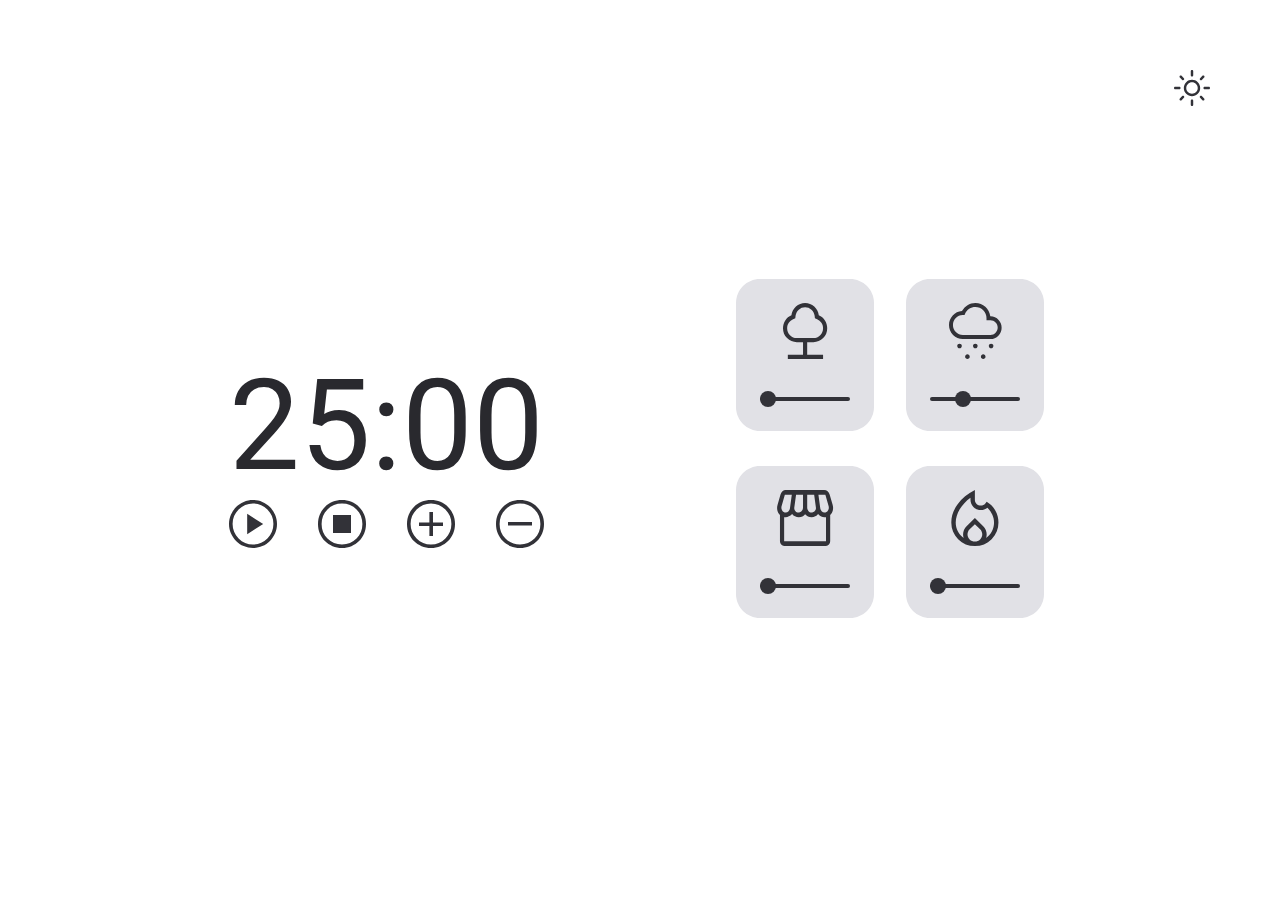
<file: index.html>
<!DOCTYPE html>
<html lang="pt-br">
  <head>
    <meta charset="UTF-8" />
    <meta name="viewport" content="width=device-width, initial-scale=1.0" />
    <title>Focus Timer 2.0</title>
    <link rel="stylesheet" href="./assets/style/style.css" />
    <link rel="preconnect" href="https://fonts.googleapis.com" />
    <link rel="preconnect" href="https://fonts.gstatic.com" crossorigin />
    <link
      href="https://fonts.googleapis.com/css2?family=Roboto:wght@500&display=swap"
      rel="stylesheet"
    />
    <link
      rel="shortcut icon"
      href="favicon.svg"
      style="width: 16px; height: 16px"
      type="image/x-icon"
    />
  </head>
  <body>
    <div class="container">
      <div class="toggle">
        <img src="./assets/img/sun.svg" alt="" />
      </div>
      <div class="timer">
        <div class="timer__display">
          <span id="timer__display__minutes">25</span><span>:</span
          ><span id="timer__display__seconds">00</span>
        </div>
        <div class="timer__controls">
          <!-- Light theme - controls -->
          <button class="timer__controls__play">
            <svg
              width="48"
              height="48"
              viewBox="0 0 48 48"
              fill="none"
              xmlns="http://www.w3.org/2000/svg"
            >
              <path
                d="M18.18 34.2L34.2 24L18.18 13.8V34.2ZM24 48C20.72 48 17.62 47.37 14.7 46.11C11.78 44.85 9.23 43.13 7.05 40.95C4.87 38.77 3.15 36.22 1.89 33.3C0.63 30.38 0 27.28 0 24C0 20.72 0.63 17.62 1.89 14.7C3.15 11.78 4.87 9.23 7.05 7.05C9.23 4.87 11.78 3.15 14.7 1.89C17.62 0.63 20.72 0 24 0C27.28 0 30.38 0.63 33.3 1.89C36.22 3.15 38.77 4.87 40.95 7.05C43.13 9.23 44.85 11.78 46.11 14.7C47.37 17.62 48 20.72 48 24C48 27.28 47.37 30.38 46.11 33.3C44.85 36.22 43.13 38.77 40.95 40.95C38.77 43.13 36.22 44.85 33.3 46.11C30.38 47.37 27.28 48 24 48ZM24 44.4C29.6 44.4 34.4 42.4 38.4 38.4C42.4 34.4 44.4 29.6 44.4 24C44.4 18.4 42.4 13.6 38.4 9.6C34.4 5.6 29.6 3.6 24 3.6C18.4 3.6 13.6 5.6 9.6 9.6C5.6 13.6 3.6 18.4 3.6 24C3.6 29.6 5.6 34.4 9.6 38.4C13.6 42.4 18.4 44.4 24 44.4Z"
                fill="#323238"
              />
            </svg>
          </button>
          <button class="timer__controls__stop">
            <svg
              width="48"
              height="48"
              viewBox="0 0 48 48"
              fill="none"
              xmlns="http://www.w3.org/2000/svg"
            >
              <path
                d="M24 48C20.6 48 17.44 47.39 14.52 46.17C11.6 44.95 9.06 43.26 6.9 41.1C4.74 38.94 3.05 36.4 1.83 33.48C0.61 30.56 0 27.4 0 24C0 20.64 0.61 17.5 1.83 14.58C3.05 11.66 4.74 9.12 6.9 6.96C9.06 4.8 11.6 3.1 14.52 1.86C17.44 0.62 20.6 0 24 0C27.36 0 30.5 0.62 33.42 1.86C36.34 3.1 38.88 4.8 41.04 6.96C43.2 9.12 44.9 11.66 46.14 14.58C47.38 17.5 48 20.64 48 24C48 27.4 47.38 30.56 46.14 33.48C44.9 36.4 43.2 38.94 41.04 41.1C38.88 43.26 36.34 44.95 33.42 46.17C30.5 47.39 27.36 48 24 48ZM24 44.4C29.8 44.4 34.65 42.45 38.55 38.55C42.45 34.65 44.4 29.8 44.4 24C44.4 18.2 42.45 13.35 38.55 9.45C34.65 5.55 29.8 3.6 24 3.6C18.2 3.6 13.35 5.55 9.45 9.45C5.55 13.35 3.6 18.2 3.6 24C3.6 29.8 5.55 34.65 9.45 38.55C13.35 42.45 18.2 44.4 24 44.4ZM15 33H33V15H15V33Z"
                fill="#323238"
              />
            </svg>
          </button>
          <button class="timer__controls__plus">
            <svg
              width="48"
              height="48"
              viewBox="0 0 48 48"
              fill="none"
              xmlns="http://www.w3.org/2000/svg"
            >
              <path
                d="M22.38 36H25.98V26.04H36V22.44H25.98V12H22.38V22.44H12V26.04H22.38V36ZM24 48C20.6 48 17.44 47.39 14.52 46.17C11.6 44.95 9.06 43.26 6.9 41.1C4.74 38.94 3.05 36.4 1.83 33.48C0.61 30.56 0 27.4 0 24C0 20.64 0.61 17.5 1.83 14.58C3.05 11.66 4.74 9.12 6.9 6.96C9.06 4.8 11.6 3.1 14.52 1.86C17.44 0.62 20.6 0 24 0C27.36 0 30.5 0.62 33.42 1.86C36.34 3.1 38.88 4.8 41.04 6.96C43.2 9.12 44.9 11.66 46.14 14.58C47.38 17.5 48 20.64 48 24C48 27.4 47.38 30.56 46.14 33.48C44.9 36.4 43.2 38.94 41.04 41.1C38.88 43.26 36.34 44.95 33.42 46.17C30.5 47.39 27.36 48 24 48ZM24 44.4C29.6 44.4 34.4 42.4 38.4 38.4C42.4 34.4 44.4 29.6 44.4 24C44.4 18.4 42.4 13.6 38.4 9.6C34.4 5.6 29.6 3.6 24 3.6C18.4 3.6 13.6 5.6 9.6 9.6C5.6 13.6 3.6 18.4 3.6 24C3.6 29.6 5.6 34.4 9.6 38.4C13.6 42.4 18.4 44.4 24 44.4Z"
                fill="#323238"
              />
            </svg>
          </button>
          <button class="timer__controls__minus">
            <svg
              width="48"
              height="48"
              viewBox="0 0 48 48"
              fill="none"
              xmlns="http://www.w3.org/2000/svg"
            >
              <path
                d="M12 25.62H36V22.02H12V25.62ZM24 48C20.6 48 17.44 47.39 14.52 46.17C11.6 44.95 9.06 43.26 6.9 41.1C4.74 38.94 3.05 36.4 1.83 33.48C0.61 30.56 0 27.4 0 24C0 20.64 0.61 17.5 1.83 14.58C3.05 11.66 4.74 9.12 6.9 6.96C9.06 4.8 11.6 3.1 14.52 1.86C17.44 0.62 20.6 0 24 0C27.36 0 30.5 0.62 33.42 1.86C36.34 3.1 38.88 4.8 41.04 6.96C43.2 9.12 44.9 11.66 46.14 14.58C47.38 17.5 48 20.64 48 24C48 27.4 47.38 30.56 46.14 33.48C44.9 36.4 43.2 38.94 41.04 41.1C38.88 43.26 36.34 44.95 33.42 46.17C30.5 47.39 27.36 48 24 48ZM24 44.4C29.8 44.4 34.65 42.45 38.55 38.55C42.45 34.65 44.4 29.8 44.4 24C44.4 18.2 42.45 13.35 38.55 9.45C34.65 5.55 29.8 3.6 24 3.6C18.2 3.6 13.35 5.55 9.45 9.45C5.55 13.35 3.6 18.2 3.6 24C3.6 29.8 5.55 34.65 9.45 38.55C13.35 42.45 18.2 44.4 24 44.4Z"
                fill="#323238"
              />
            </svg>
          </button>
        </div>
      </div>
      <div class="cards">
        <!-- Light theme - cards -->
        <button class="card__forest--unclicked">
          <svg
            width="138"
            height="152"
            viewBox="0 0 138 152"
            fill="none"
            xmlns="http://www.w3.org/2000/svg"
          >
            <path
              d="M0 24C0 10.7452 10.7452 0 24 0H114C127.255 0 138 10.7452 138 24V128C138 141.255 127.255 152 114 152H24C10.7452 152 0 141.255 0 128V24Z"
              fill="#E1E1E6"
            />
            <rect x="24" y="118" width="90" height="4" rx="2" fill="#323238" />
            <circle cx="32" cy="120" r="8" fill="#323238" />
            <path class="card__icon"
              d="M51.8355 80V75.8H67.0329V63.2H60.8158C56.9934 63.2 53.7352 61.835 51.0411 59.105C48.347 56.375 47 53.0733 47 49.2C47 46.4 47.7599 43.8217 49.2796 41.465C50.7993 39.1083 52.8487 37.3933 55.4276 36.32C55.8421 32.82 57.3503 29.8917 59.9523 27.535C62.5543 25.1783 65.6053 24 69.1053 24C72.6053 24 75.6562 25.1783 78.2582 27.535C80.8602 29.8917 82.3684 32.82 82.7829 36.32C85.3618 37.3933 87.4112 39.1083 88.9309 41.465C90.4507 43.8217 91.2105 46.4 91.2105 49.2C91.2105 53.0733 89.8635 56.375 87.1694 59.105C84.4753 61.835 81.2171 63.2 77.3947 63.2H71.1776V75.8H87.0658V80H51.8355ZM60.8158 59H77.3947C80.0658 59 82.3454 58.0433 84.2336 56.13C86.1217 54.2167 87.0658 51.9067 87.0658 49.2C87.0658 47.24 86.5132 45.455 85.4079 43.845C84.3026 42.235 82.875 41.0333 81.125 40.24L78.9145 39.26L78.6382 36.81C78.3158 34.3367 77.2566 32.2833 75.4605 30.65C73.6645 29.0167 71.5461 28.2 69.1053 28.2C66.6645 28.2 64.5461 29.0167 62.75 30.65C60.9539 32.2833 59.8947 34.3367 59.5724 36.81L59.2961 39.26L57.0855 40.24C55.3355 41.0333 53.9079 42.235 52.8026 43.845C51.6974 45.455 51.1447 47.24 51.1447 49.2C51.1447 51.9067 52.0888 54.2167 53.977 56.13C55.8651 58.0433 58.1447 59 60.8158 59Z"
              fill="#323238"
            />
          </svg>
        </button>
        <button class="card__forest--clicked hide">
          <svg
            width="138"
            height="152"
            viewBox="0 0 138 152"
            fill="none"
            xmlns="http://www.w3.org/2000/svg"
          >
            <path
              d="M0 24C0 10.7452 10.7452 0 24 0H114C127.255 0 138 10.7452 138 24V128C138 141.255 127.255 152 114 152H24C10.7452 152 0 141.255 0 128V24Z"
              fill="#02799D"
            />
            <rect x="24" y="118" width="90" height="4" rx="2" fill="white" />
            <circle cx="32" cy="120" r="8" fill="white" />
            <path class="card__icon"
              d="M51.8355 80V75.8H67.0329V63.2H60.8158C56.9934 63.2 53.7352 61.835 51.0411 59.105C48.347 56.375 47 53.0733 47 49.2C47 46.4 47.7599 43.8217 49.2796 41.465C50.7993 39.1083 52.8487 37.3933 55.4276 36.32C55.8421 32.82 57.3503 29.8917 59.9523 27.535C62.5543 25.1783 65.6053 24 69.1053 24C72.6053 24 75.6562 25.1783 78.2582 27.535C80.8602 29.8917 82.3684 32.82 82.7829 36.32C85.3618 37.3933 87.4112 39.1083 88.9309 41.465C90.4507 43.8217 91.2105 46.4 91.2105 49.2C91.2105 53.0733 89.8635 56.375 87.1694 59.105C84.4753 61.835 81.2171 63.2 77.3947 63.2H71.1776V75.8H87.0658V80H51.8355ZM60.8158 59H77.3947C80.0658 59 82.3454 58.0433 84.2336 56.13C86.1217 54.2167 87.0658 51.9067 87.0658 49.2C87.0658 47.24 86.5132 45.455 85.4079 43.845C84.3026 42.235 82.875 41.0333 81.125 40.24L78.9145 39.26L78.6382 36.81C78.3158 34.3367 77.2566 32.2833 75.4605 30.65C73.6645 29.0167 71.5461 28.2 69.1053 28.2C66.6645 28.2 64.5461 29.0167 62.75 30.65C60.9539 32.2833 59.8947 34.3367 59.5724 36.81L59.2961 39.26L57.0855 40.24C55.3355 41.0333 53.9079 42.235 52.8026 43.845C51.6974 45.455 51.1447 47.24 51.1447 49.2C51.1447 51.9067 52.0888 54.2167 53.977 56.13C55.8651 58.0433 58.1447 59 60.8158 59Z"
              fill="white"
            />
          </svg>
        </button>
        <button class="card__rain--unclicked">
          <svg
            width="138"
            height="152"
            viewBox="0 0 138 152"
            fill="none"
            xmlns="http://www.w3.org/2000/svg"
          >
            <path
              d="M0 24C0 10.7452 10.7452 0 24 0H114C127.255 0 138 10.7452 138 24V128C138 141.255 127.255 152 114 152H24C10.7452 152 0 141.255 0 128V24Z"
              fill="#E1E1E6"
            />
            <rect x="24" y="118" width="90" height="4" rx="2" fill="#323238" />
            <circle cx="57" cy="120" r="8" fill="#323238" />
            <path class="card__icon"
              d="M53.5263 69.3333C52.9123 69.3333 52.375 69.1 51.9145 68.6333C51.4539 68.1667 51.2237 67.6222 51.2237 67C51.2237 66.3778 51.4539 65.8333 51.9145 65.3667C52.375 64.9 52.9123 64.6667 53.5263 64.6667C54.1404 64.6667 54.6776 64.9 55.1382 65.3667C55.5987 65.8333 55.8289 66.3778 55.8289 67C55.8289 67.6222 55.5987 68.1667 55.1382 68.6333C54.6776 69.1 54.1404 69.3333 53.5263 69.3333ZM85.1053 69.3333C84.4912 69.3333 83.9539 69.1 83.4934 68.6333C83.0329 68.1667 82.8026 67.6222 82.8026 67C82.8026 66.3778 83.0329 65.8333 83.4934 65.3667C83.9539 64.9 84.4912 64.6667 85.1053 64.6667C85.7193 64.6667 86.2566 64.9 86.7171 65.3667C87.1776 65.8333 87.4079 66.3778 87.4079 67C87.4079 67.6222 87.1776 68.1667 86.7171 68.6333C86.2566 69.1 85.7193 69.3333 85.1053 69.3333ZM61.4211 80C60.807 80 60.2697 79.7667 59.8092 79.3C59.3487 78.8333 59.1184 78.2889 59.1184 77.6667C59.1184 77.0444 59.3487 76.5 59.8092 76.0333C60.2697 75.5667 60.807 75.3333 61.4211 75.3333C62.0351 75.3333 62.5724 75.5667 63.0329 76.0333C63.4934 76.5 63.7237 77.0444 63.7237 77.6667C63.7237 78.2889 63.4934 78.8333 63.0329 79.3C62.5724 79.7667 62.0351 80 61.4211 80ZM69.3158 69.3333C68.7018 69.3333 68.1645 69.1 67.7039 68.6333C67.2434 68.1667 67.0132 67.6222 67.0132 67C67.0132 66.3778 67.2434 65.8333 67.7039 65.3667C68.1645 64.9 68.7018 64.6667 69.3158 64.6667C69.9298 64.6667 70.4671 64.9 70.9276 65.3667C71.3882 65.8333 71.6184 66.3778 71.6184 67C71.6184 67.6222 71.3882 68.1667 70.9276 68.6333C70.4671 69.1 69.9298 69.3333 69.3158 69.3333ZM77.2105 80C76.5965 80 76.0592 79.7667 75.5987 79.3C75.1382 78.8333 74.9079 78.2889 74.9079 77.6667C74.9079 77.0444 75.1382 76.5 75.5987 76.0333C76.0592 75.5667 76.5965 75.3333 77.2105 75.3333C77.8246 75.3333 78.3618 75.5667 78.8224 76.0333C79.2829 76.5 79.5132 77.0444 79.5132 77.6667C79.5132 78.2889 79.2829 78.8333 78.8224 79.3C78.3618 79.7667 77.8246 80 77.2105 80ZM56.8158 60C53 60 49.7434 58.6333 47.0461 55.9C44.3487 53.1667 43 49.8667 43 46C43 42.4889 44.239 39.3556 46.7171 36.6C49.1952 33.8444 52.2763 32.3333 55.9605 32.0667C57.364 29.5778 59.2171 27.6111 61.5197 26.1667C63.8224 24.7222 66.4211 24 69.3158 24C73.307 24 76.6513 25.2778 79.3487 27.8333C82.0461 30.3889 83.7018 33.5556 84.3158 37.3333C87.7807 37.5111 90.5329 38.7 92.5724 40.9C94.6118 43.1 95.6316 45.6889 95.6316 48.6667C95.6316 51.7778 94.5461 54.4444 92.375 56.6667C90.2039 58.8889 87.5614 60 84.4474 60H56.8158ZM56.8158 56H84.4474C86.4649 56 88.1754 55.2778 89.5789 53.8333C90.9825 52.3889 91.6842 50.6444 91.6842 48.6C91.6842 46.6 90.9825 44.8889 89.5789 43.4667C88.1754 42.0444 86.4649 41.3333 84.4474 41.3333H80.5V39.3333C80.5 36.1778 79.4145 33.5 77.2434 31.3C75.0724 29.1 72.4298 28 69.3158 28C67.0789 28 65.0285 28.6111 63.1645 29.8333C61.3004 31.0556 59.9298 32.7111 59.0526 34.8L58.5263 36H56.6842C53.9649 36.0889 51.6623 37.1 49.7763 39.0333C47.8904 40.9667 46.9474 43.2889 46.9474 46C46.9474 48.7556 47.9123 51.1111 49.8421 53.0667C51.7719 55.0222 54.0965 56 56.8158 56Z"
              fill="#323238"
            />
          </svg>
        </button>
        <button class="card__rain--clicked hide">
          <svg
            width="138"
            height="152"
            viewBox="0 0 138 152"
            fill="none"
            xmlns="http://www.w3.org/2000/svg"
          >
            <path
              d="M0 24C0 10.7452 10.7452 0 24 0H114C127.255 0 138 10.7452 138 24V128C138 141.255 127.255 152 114 152H24C10.7452 152 0 141.255 0 128V24Z"
              fill="#02799D"
            />
            <rect x="24" y="118" width="90" height="4" rx="2" fill="white" />
            <circle cx="57" cy="120" r="8" fill="white" />
            <path class="card__icon"
              d="M53.5263 69.3333C52.9123 69.3333 52.375 69.1 51.9145 68.6333C51.4539 68.1667 51.2237 67.6222 51.2237 67C51.2237 66.3778 51.4539 65.8333 51.9145 65.3667C52.375 64.9 52.9123 64.6667 53.5263 64.6667C54.1404 64.6667 54.6776 64.9 55.1382 65.3667C55.5987 65.8333 55.8289 66.3778 55.8289 67C55.8289 67.6222 55.5987 68.1667 55.1382 68.6333C54.6776 69.1 54.1404 69.3333 53.5263 69.3333ZM85.1053 69.3333C84.4912 69.3333 83.9539 69.1 83.4934 68.6333C83.0329 68.1667 82.8026 67.6222 82.8026 67C82.8026 66.3778 83.0329 65.8333 83.4934 65.3667C83.9539 64.9 84.4912 64.6667 85.1053 64.6667C85.7193 64.6667 86.2566 64.9 86.7171 65.3667C87.1776 65.8333 87.4079 66.3778 87.4079 67C87.4079 67.6222 87.1776 68.1667 86.7171 68.6333C86.2566 69.1 85.7193 69.3333 85.1053 69.3333ZM61.4211 80C60.807 80 60.2697 79.7667 59.8092 79.3C59.3487 78.8333 59.1184 78.2889 59.1184 77.6667C59.1184 77.0444 59.3487 76.5 59.8092 76.0333C60.2697 75.5667 60.807 75.3333 61.4211 75.3333C62.0351 75.3333 62.5724 75.5667 63.0329 76.0333C63.4934 76.5 63.7237 77.0444 63.7237 77.6667C63.7237 78.2889 63.4934 78.8333 63.0329 79.3C62.5724 79.7667 62.0351 80 61.4211 80ZM69.3158 69.3333C68.7018 69.3333 68.1645 69.1 67.7039 68.6333C67.2434 68.1667 67.0132 67.6222 67.0132 67C67.0132 66.3778 67.2434 65.8333 67.7039 65.3667C68.1645 64.9 68.7018 64.6667 69.3158 64.6667C69.9298 64.6667 70.4671 64.9 70.9276 65.3667C71.3882 65.8333 71.6184 66.3778 71.6184 67C71.6184 67.6222 71.3882 68.1667 70.9276 68.6333C70.4671 69.1 69.9298 69.3333 69.3158 69.3333ZM77.2105 80C76.5965 80 76.0592 79.7667 75.5987 79.3C75.1382 78.8333 74.9079 78.2889 74.9079 77.6667C74.9079 77.0444 75.1382 76.5 75.5987 76.0333C76.0592 75.5667 76.5965 75.3333 77.2105 75.3333C77.8246 75.3333 78.3618 75.5667 78.8224 76.0333C79.2829 76.5 79.5132 77.0444 79.5132 77.6667C79.5132 78.2889 79.2829 78.8333 78.8224 79.3C78.3618 79.7667 77.8246 80 77.2105 80ZM56.8158 60C53 60 49.7434 58.6333 47.0461 55.9C44.3487 53.1667 43 49.8667 43 46C43 42.4889 44.239 39.3556 46.7171 36.6C49.1952 33.8444 52.2763 32.3333 55.9605 32.0667C57.364 29.5778 59.2171 27.6111 61.5197 26.1667C63.8224 24.7222 66.4211 24 69.3158 24C73.307 24 76.6513 25.2778 79.3487 27.8333C82.0461 30.3889 83.7018 33.5556 84.3158 37.3333C87.7807 37.5111 90.5329 38.7 92.5724 40.9C94.6118 43.1 95.6316 45.6889 95.6316 48.6667C95.6316 51.7778 94.5461 54.4444 92.375 56.6667C90.2039 58.8889 87.5614 60 84.4474 60H56.8158ZM56.8158 56H84.4474C86.4649 56 88.1754 55.2778 89.5789 53.8333C90.9825 52.3889 91.6842 50.6444 91.6842 48.6C91.6842 46.6 90.9825 44.8889 89.5789 43.4667C88.1754 42.0444 86.4649 41.3333 84.4474 41.3333H80.5V39.3333C80.5 36.1778 79.4145 33.5 77.2434 31.3C75.0724 29.1 72.4298 28 69.3158 28C67.0789 28 65.0285 28.6111 63.1645 29.8333C61.3004 31.0556 59.9298 32.7111 59.0526 34.8L58.5263 36H56.6842C53.9649 36.0889 51.6623 37.1 49.7763 39.0333C47.8904 40.9667 46.9474 43.2889 46.9474 46C46.9474 48.7556 47.9123 51.1111 49.8421 53.0667C51.7719 55.0222 54.0965 56 56.8158 56Z"
              fill="white"
            />
          </svg>
        </button>
        <button class="card__cafe--unclicked">
          <svg
            width="138"
            height="152"
            viewBox="0 0 138 152"
            fill="none"
            xmlns="http://www.w3.org/2000/svg"
          >
            <path
              d="M0 24C0 10.7452 10.7452 0 24 0H114C127.255 0 138 10.7452 138 24V128C138 141.255 127.255 152 114 152H24C10.7452 152 0 141.255 0 128V24Z"
              fill="#E1E1E6"
            />
            <rect x="24" y="118" width="90" height="4" rx="2" fill="#323238" />
            <circle cx="32" cy="120" r="8" fill="#323238" />
            <path class="card__icon"
              d="M94.1836 48.9667V75.3333C94.1836 76.5778 93.7657 77.6667 92.9298 78.6C92.0939 79.5333 91.1187 80 90.0043 80H48.1411C47.0266 80 46.0514 79.5333 45.2155 78.6C44.3797 77.6667 43.9617 76.5778 43.9617 75.3333V48.9667C42.6615 47.7222 41.8024 46.1926 41.3845 44.3778C40.9665 42.563 41.013 40.7481 41.5238 38.9333L44.519 28.4333C44.8905 27.0333 45.5406 25.9444 46.4693 25.1667C47.3981 24.3889 48.4661 24 49.6735 24H88.1932C89.4934 24 90.6312 24.4019 91.6063 25.2056C92.5815 26.0093 93.2549 27.0852 93.6264 28.4333L96.6912 38.9333C97.202 40.7481 97.2369 42.563 96.7957 44.3778C96.3545 46.1926 95.4838 47.7222 94.1836 48.9667ZM75.3765 46.5556C76.7232 46.5556 77.8609 46.063 78.7897 45.0778C79.7184 44.0926 80.0899 42.9 79.9042 41.5L78.1628 28.6667H71.1972V41.5C71.1972 42.8481 71.5919 44.0278 72.3813 45.0389C73.1708 46.05 74.1692 46.5556 75.3765 46.5556ZM62.3509 46.5556C63.6511 46.5556 64.754 46.063 65.6595 45.0778C66.5651 44.0926 67.0178 42.9 67.0178 41.5V28.6667H60.0522L58.3108 41.5C58.1251 42.8481 58.4501 44.0278 59.286 45.0389C60.1219 46.05 61.1435 46.5556 62.3509 46.5556ZM49.6735 46.5556C50.788 46.5556 51.7516 46.1278 52.5642 45.2722C53.3769 44.4167 53.8529 43.3667 53.9922 42.1222L55.8032 28.6667H48.8376L45.6335 40.0222C45.1691 41.6296 45.3548 43.1204 46.1907 44.4944C47.0266 45.8685 48.1875 46.5556 49.6735 46.5556ZM88.4718 46.5556C89.9578 46.5556 91.1304 45.8815 91.9894 44.5333C92.8485 43.1852 93.0459 41.6815 92.5815 40.0222L89.3773 28.6667H82.4118L84.2228 42.1222C84.3621 43.3667 84.8381 44.4167 85.6508 45.2722C86.4634 46.1278 87.4038 46.5556 88.4718 46.5556ZM48.1411 75.3333H90.0043V51.1444C90.0507 51.1963 89.8998 51.2222 89.5515 51.2222C89.2032 51.2222 88.8433 51.2222 88.4718 51.2222C87.3109 51.2222 86.208 50.95 85.1632 50.4056C84.1183 49.8611 83.0851 49.0185 82.0635 47.8778C81.3205 48.9148 80.3917 49.7315 79.2773 50.3278C78.1628 50.9241 76.9322 51.2222 75.5855 51.2222C74.1924 51.2222 72.9966 51.0019 71.9982 50.5611C70.9998 50.1204 70.0362 49.3815 69.1075 48.3444C68.4109 49.2778 67.5286 49.9907 66.4606 50.4833C65.3925 50.9759 64.1851 51.2222 62.8385 51.2222C61.3989 51.2222 60.1219 50.937 59.0074 50.3667C57.8929 49.7963 56.9409 48.9667 56.1515 47.8778C55.037 48.9667 53.9457 49.7963 52.8777 50.3667C51.8096 50.937 50.7416 51.2222 49.6735 51.2222C49.3484 51.2222 49.035 51.2222 48.7332 51.2222C48.4313 51.2222 48.234 51.1963 48.1411 51.1444V75.3333ZM90.0043 75.3333H48.1411C48.234 75.3333 48.4313 75.3333 48.7332 75.3333C49.035 75.3333 49.3484 75.3333 49.6735 75.3333C50.4629 75.3333 51.4033 75.3333 52.4946 75.3333C53.5858 75.3333 54.8048 75.3333 56.1515 75.3333C56.5694 75.3333 57.0338 75.3333 57.5446 75.3333C58.0554 75.3333 58.6011 75.3333 59.1815 75.3333C59.762 75.3333 60.3541 75.3333 60.9578 75.3333C61.5614 75.3333 62.1883 75.3333 62.8385 75.3333C63.3493 75.3333 63.8833 75.3333 64.4406 75.3333C64.9978 75.3333 65.555 75.3333 66.1123 75.3333C66.6695 75.3333 67.2036 75.3333 67.7144 75.3333C68.2252 75.3333 68.6896 75.3333 69.1075 75.3333C70.1291 75.3333 71.1507 75.3333 72.1724 75.3333C73.194 75.3333 74.3317 75.3333 75.5855 75.3333C76.2356 75.3333 76.8741 75.3333 77.501 75.3333C78.1279 75.3333 78.72 75.3333 79.2773 75.3333C79.8345 75.3333 80.3453 75.3333 80.8097 75.3333C81.2741 75.3333 81.692 75.3333 82.0635 75.3333C83.1315 75.3333 84.1996 75.3333 85.2677 75.3333C86.3357 75.3333 87.4038 75.3333 88.4718 75.3333C88.8433 75.3333 89.2032 75.3333 89.5515 75.3333C89.8998 75.3333 90.0507 75.3333 90.0043 75.3333Z"
              fill="#323238"
            />
          </svg>
        </button>
        <button class="card__cafe--clicked hide">
          <svg
            width="138"
            height="152"
            viewBox="0 0 138 152"
            fill="none"
            xmlns="http://www.w3.org/2000/svg"
          >
            <path
              d="M0 24C0 10.7452 10.7452 0 24 0H114C127.255 0 138 10.7452 138 24V128C138 141.255 127.255 152 114 152H24C10.7452 152 0 141.255 0 128V24Z"
              fill="#02799D"
            />
            <rect x="24" y="118" width="90" height="4" rx="2" fill="white" />
            <circle cx="32" cy="120" r="8" fill="white" />
            <path class="card__icon"
              d="M94.1836 48.9667V75.3333C94.1836 76.5778 93.7657 77.6667 92.9298 78.6C92.0939 79.5333 91.1187 80 90.0043 80H48.1411C47.0266 80 46.0514 79.5333 45.2155 78.6C44.3797 77.6667 43.9617 76.5778 43.9617 75.3333V48.9667C42.6615 47.7222 41.8024 46.1926 41.3845 44.3778C40.9665 42.563 41.013 40.7481 41.5238 38.9333L44.519 28.4333C44.8905 27.0333 45.5406 25.9444 46.4693 25.1667C47.3981 24.3889 48.4661 24 49.6735 24H88.1932C89.4934 24 90.6312 24.4019 91.6063 25.2056C92.5815 26.0093 93.2549 27.0852 93.6264 28.4333L96.6912 38.9333C97.202 40.7481 97.2369 42.563 96.7957 44.3778C96.3545 46.1926 95.4838 47.7222 94.1836 48.9667ZM75.3765 46.5556C76.7232 46.5556 77.8609 46.063 78.7897 45.0778C79.7184 44.0926 80.0899 42.9 79.9042 41.5L78.1628 28.6667H71.1972V41.5C71.1972 42.8481 71.5919 44.0278 72.3813 45.0389C73.1708 46.05 74.1692 46.5556 75.3765 46.5556ZM62.3509 46.5556C63.6511 46.5556 64.754 46.063 65.6595 45.0778C66.5651 44.0926 67.0178 42.9 67.0178 41.5V28.6667H60.0522L58.3108 41.5C58.1251 42.8481 58.4501 44.0278 59.286 45.0389C60.1219 46.05 61.1435 46.5556 62.3509 46.5556ZM49.6735 46.5556C50.788 46.5556 51.7516 46.1278 52.5642 45.2722C53.3769 44.4167 53.8529 43.3667 53.9922 42.1222L55.8032 28.6667H48.8376L45.6335 40.0222C45.1691 41.6296 45.3548 43.1204 46.1907 44.4944C47.0266 45.8685 48.1875 46.5556 49.6735 46.5556ZM88.4718 46.5556C89.9578 46.5556 91.1304 45.8815 91.9894 44.5333C92.8485 43.1852 93.0459 41.6815 92.5815 40.0222L89.3773 28.6667H82.4118L84.2228 42.1222C84.3621 43.3667 84.8381 44.4167 85.6508 45.2722C86.4634 46.1278 87.4038 46.5556 88.4718 46.5556ZM48.1411 75.3333H90.0043V51.1444C90.0507 51.1963 89.8998 51.2222 89.5515 51.2222C89.2032 51.2222 88.8433 51.2222 88.4718 51.2222C87.3109 51.2222 86.208 50.95 85.1632 50.4056C84.1183 49.8611 83.0851 49.0185 82.0635 47.8778C81.3205 48.9148 80.3917 49.7315 79.2773 50.3278C78.1628 50.9241 76.9322 51.2222 75.5855 51.2222C74.1924 51.2222 72.9966 51.0019 71.9982 50.5611C70.9998 50.1204 70.0362 49.3815 69.1075 48.3444C68.4109 49.2778 67.5286 49.9907 66.4606 50.4833C65.3925 50.9759 64.1851 51.2222 62.8385 51.2222C61.3989 51.2222 60.1219 50.937 59.0074 50.3667C57.8929 49.7963 56.9409 48.9667 56.1515 47.8778C55.037 48.9667 53.9457 49.7963 52.8777 50.3667C51.8096 50.937 50.7416 51.2222 49.6735 51.2222C49.3484 51.2222 49.035 51.2222 48.7332 51.2222C48.4313 51.2222 48.234 51.1963 48.1411 51.1444V75.3333ZM90.0043 75.3333H48.1411C48.234 75.3333 48.4313 75.3333 48.7332 75.3333C49.035 75.3333 49.3484 75.3333 49.6735 75.3333C50.4629 75.3333 51.4033 75.3333 52.4946 75.3333C53.5858 75.3333 54.8048 75.3333 56.1515 75.3333C56.5694 75.3333 57.0338 75.3333 57.5446 75.3333C58.0554 75.3333 58.6011 75.3333 59.1815 75.3333C59.762 75.3333 60.3541 75.3333 60.9578 75.3333C61.5614 75.3333 62.1883 75.3333 62.8385 75.3333C63.3493 75.3333 63.8833 75.3333 64.4406 75.3333C64.9978 75.3333 65.555 75.3333 66.1123 75.3333C66.6695 75.3333 67.2036 75.3333 67.7144 75.3333C68.2252 75.3333 68.6896 75.3333 69.1075 75.3333C70.1291 75.3333 71.1507 75.3333 72.1724 75.3333C73.194 75.3333 74.3317 75.3333 75.5855 75.3333C76.2356 75.3333 76.8741 75.3333 77.501 75.3333C78.1279 75.3333 78.72 75.3333 79.2773 75.3333C79.8345 75.3333 80.3453 75.3333 80.8097 75.3333C81.2741 75.3333 81.692 75.3333 82.0635 75.3333C83.1315 75.3333 84.1996 75.3333 85.2677 75.3333C86.3357 75.3333 87.4038 75.3333 88.4718 75.3333C88.8433 75.3333 89.2032 75.3333 89.5515 75.3333C89.8998 75.3333 90.0507 75.3333 90.0043 75.3333Z"
              fill="white"
            />
          </svg>
        </button>
        <button class="card__fire--unclicked">
          <svg
            width="138"
            height="152"
            viewBox="0 0 138 152"
            fill="none"
            xmlns="http://www.w3.org/2000/svg"
          >
            <path
              d="M0 24C0 10.7452 10.7452 0 24 0H114C127.255 0 138 10.7452 138 24V128C138 141.255 127.255 152 114 152H24C10.7452 152 0 141.255 0 128V24Z"
              fill="#E1E1E6"
            />
            <rect x="24" y="118" width="90" height="4" rx="2" fill="#323238" />
            <circle cx="32" cy="120" r="8" fill="#323238" />
            <path class="card__icon"
              d="M49.7215 56.4211C49.7215 59.5158 50.4215 62.4263 51.8215 65.1526C53.2215 67.8789 55.1741 70.1509 57.6794 71.9684C57.4829 71.3789 57.3355 70.7772 57.2373 70.1632C57.139 69.5491 57.0899 68.9474 57.0899 68.3579C57.0899 66.786 57.3846 65.3123 57.9741 63.9368C58.5636 62.5614 59.4232 61.3088 60.553 60.1789L68.8794 52L77.2057 60.1789C78.3355 61.3088 79.1951 62.5614 79.7846 63.9368C80.3741 65.3123 80.6688 66.786 80.6688 68.3579C80.6688 68.9474 80.6197 69.5491 80.5215 70.1632C80.4232 70.7772 80.2759 71.3789 80.0794 71.9684C82.5846 70.1509 84.5373 67.8789 85.9373 65.1526C87.3373 62.4263 88.0373 59.5158 88.0373 56.4211C88.0373 53.7684 87.4723 51.1772 86.3425 48.6474C85.2127 46.1175 83.5916 43.7965 81.4794 41.6842C80.4478 42.4211 79.3671 42.9982 78.2373 43.4158C77.1074 43.8333 75.9776 44.0421 74.8478 44.0421C71.8513 44.0421 69.3706 43.0228 67.4057 40.9842C65.4408 38.9456 64.4583 36.3789 64.4583 33.2842V31.8105C62.1987 33.4316 60.1601 35.2246 58.3425 37.1895C56.525 39.1544 54.9776 41.2053 53.7004 43.3421C52.4232 45.4789 51.4408 47.6649 50.753 49.9C50.0653 52.1351 49.7215 54.3088 49.7215 56.4211ZM68.8794 58.1895L63.6478 63.3474C62.9601 64.0351 62.432 64.7965 62.0636 65.6316C61.6952 66.4667 61.5109 67.3754 61.5109 68.3579C61.5109 70.3719 62.2232 72.0789 63.6478 73.4789C65.0723 74.8789 66.8162 75.5789 68.8794 75.5789C70.9425 75.5789 72.6864 74.8789 74.1109 73.4789C75.5355 72.0789 76.2478 70.3719 76.2478 68.3579C76.2478 67.3754 76.0636 66.4667 75.6951 65.6316C75.3267 64.7965 74.7987 64.0351 74.1109 63.3474L68.8794 58.1895ZM68.8794 24V33.7263C68.8794 35.3965 69.4566 36.7965 70.6109 37.9263C71.7653 39.0561 73.1776 39.6211 74.8478 39.6211C75.732 39.6211 76.5548 39.4368 77.3162 39.0684C78.0776 38.7 78.753 38.1474 79.3425 37.4105L80.6688 35.7895C84.3039 37.8526 87.1776 40.7263 89.2899 44.4105C91.4022 48.0947 92.4583 52.0982 92.4583 56.4211C92.4583 63.0035 90.1741 68.5789 85.6057 73.1474C81.0373 77.7158 75.4618 80 68.8794 80C62.2969 80 56.7215 77.7158 52.153 73.1474C47.5846 68.5789 45.3004 63.0035 45.3004 56.4211C45.3004 50.1333 47.4127 44.0789 51.6373 38.2579C55.8618 32.4368 61.6092 27.6842 68.8794 24Z"
              fill="#323238"
            />
          </svg>
        </button>
        <button class="card__fire--clicked hide">
          <svg
            width="138"
            height="152"
            viewBox="0 0 138 152"
            fill="none"
            xmlns="http://www.w3.org/2000/svg"
          >
            <path
              d="M0 24C0 10.7452 10.7452 0 24 0H114C127.255 0 138 10.7452 138 24V128C138 141.255 127.255 152 114 152H24C10.7452 152 0 141.255 0 128V24Z"
              fill="#02799D"
            />
            <rect x="24" y="118" width="90" height="4" rx="2" fill="white" />
            <circle cx="32" cy="120" r="8" fill="white" />
            <path class="card__icon"
              d="M49.7215 56.4211C49.7215 59.5158 50.4215 62.4263 51.8215 65.1526C53.2215 67.8789 55.1741 70.1509 57.6794 71.9684C57.4829 71.3789 57.3355 70.7772 57.2373 70.1632C57.139 69.5491 57.0899 68.9474 57.0899 68.3579C57.0899 66.786 57.3846 65.3123 57.9741 63.9368C58.5636 62.5614 59.4232 61.3088 60.553 60.1789L68.8794 52L77.2057 60.1789C78.3355 61.3088 79.1951 62.5614 79.7846 63.9368C80.3741 65.3123 80.6688 66.786 80.6688 68.3579C80.6688 68.9474 80.6197 69.5491 80.5215 70.1632C80.4232 70.7772 80.2759 71.3789 80.0794 71.9684C82.5846 70.1509 84.5373 67.8789 85.9373 65.1526C87.3373 62.4263 88.0373 59.5158 88.0373 56.4211C88.0373 53.7684 87.4723 51.1772 86.3425 48.6474C85.2127 46.1175 83.5916 43.7965 81.4794 41.6842C80.4478 42.4211 79.3671 42.9982 78.2373 43.4158C77.1074 43.8333 75.9776 44.0421 74.8478 44.0421C71.8513 44.0421 69.3706 43.0228 67.4057 40.9842C65.4408 38.9456 64.4583 36.3789 64.4583 33.2842V31.8105C62.1987 33.4316 60.1601 35.2246 58.3425 37.1895C56.525 39.1544 54.9776 41.2053 53.7004 43.3421C52.4232 45.4789 51.4408 47.6649 50.753 49.9C50.0653 52.1351 49.7215 54.3088 49.7215 56.4211ZM68.8794 58.1895L63.6478 63.3474C62.9601 64.0351 62.432 64.7965 62.0636 65.6316C61.6952 66.4667 61.5109 67.3754 61.5109 68.3579C61.5109 70.3719 62.2232 72.0789 63.6478 73.4789C65.0723 74.8789 66.8162 75.5789 68.8794 75.5789C70.9425 75.5789 72.6864 74.8789 74.1109 73.4789C75.5355 72.0789 76.2478 70.3719 76.2478 68.3579C76.2478 67.3754 76.0636 66.4667 75.6951 65.6316C75.3267 64.7965 74.7987 64.0351 74.1109 63.3474L68.8794 58.1895ZM68.8794 24V33.7263C68.8794 35.3965 69.4566 36.7965 70.6109 37.9263C71.7653 39.0561 73.1776 39.6211 74.8478 39.6211C75.732 39.6211 76.5548 39.4368 77.3162 39.0684C78.0776 38.7 78.753 38.1474 79.3425 37.4105L80.6688 35.7895C84.3039 37.8526 87.1776 40.7263 89.2899 44.4105C91.4022 48.0947 92.4583 52.0982 92.4583 56.4211C92.4583 63.0035 90.1741 68.5789 85.6057 73.1474C81.0373 77.7158 75.4618 80 68.8794 80C62.2969 80 56.7215 77.7158 52.153 73.1474C47.5846 68.5789 45.3004 63.0035 45.3004 56.4211C45.3004 50.1333 47.4127 44.0789 51.6373 38.2579C55.8618 32.4368 61.6092 27.6842 68.8794 24Z"
              fill="white"
            />
          </svg>
        </button>
      </div>
    </div>
    <script src="./assets/js/index.js" type="module"></script>
  </body>
</html>
</file>
<file: assets/style/style.css>
* {
  margin: 0;
  padding: 0;
  box-sizing: border-box;
  font-family: 'Roboto', sans-serif;
}
  
:root {
  font-size: 62.5%;
  
  /* VARIABLES LIGHT THEME */
  --bg-color: #FFFFFF;
  --primary-color: #E1E1E6;
  --secondary-color: #02799D;
  --text-color: #29292E;
  
  /* VARIABLES - DARK THEME*/
  --bg-color-dark: #121214;
  --primary-color-dark: #29292E;
  --secondary-color-dark: #0A3442;
  --text-color-dark: #FFFFFF;
}

.container {
  display: grid;
  grid-template-columns: 1fr 1fr;
  grid-row: 1fr 1fr;
  gap: 19.2rem;

  background-color: var(--bg-color);
  color: var(--text-color);
  height: 100vh;
}
  
.hide {
  display: none;
}

/* .toggle {
  right: 3rem;
  top: 3rem;
  height: 4.4rem;
  width: 4.4rem;
  position: absolute;
  display: grid;
  place-items: center;
  cursor: pointer;
} */

.toggle {
  width: 3.6rem;
  height: 3.6rem;
  position: absolute;
  top: 7rem;
  right: 7rem;
  display: grid;
  place-items: center;
  cursor: pointer;
}


.dark__body--on {
  color: var(--text-color-dark);
  background-color: var(--bg-color-dark);
}


button {
  background-color: transparent;
  border: none;
  cursor: pointer;
}

button:hover {
  transform: scale(1.05);
  transition: 0.2s;
}
  
.timer {
  max-width: 32.1rem;
  align-self: center;
  justify-self: flex-end;
}

.timer__display {
  display: flex;
}
  
.timer__display span {
  font-size: 12.6166rem;
  line-height: 14.8rem;
}
  
.timer__controls {
  display: flex;
  justify-content: space-between;
}
  

.timer__controls__play,
.timer__controls__stop,
.timer__controls__plus,
.timer__controls__minus {
    width: 4.8rem;
    height: 4.8rem;
  }
  
  /* card container*/
.cards {
  display:grid;
  grid-template-columns: 13.8rem 13.8rem;
  grid-row: auto auto;
  grid-column-gap: 3.2rem;
  grid-row-gap: 3.2rem;
  align-self: center;
  justify-self: flex-start;
}


/* DARK THEME */

.container.dark {
  color: var(--text-color-dark);
  background-color: var(--bg-color-dark);
}

.container.dark .timer .timer__controls .timer__controls__play svg path,
.container.dark .timer .timer__controls .timer__controls__stop svg path,
.container.dark .timer .timer__controls .timer__controls__plus svg path,
.container.dark .timer .timer__controls .timer__controls__minus svg path {
  fill: #CCC4C4;
}
</file>
